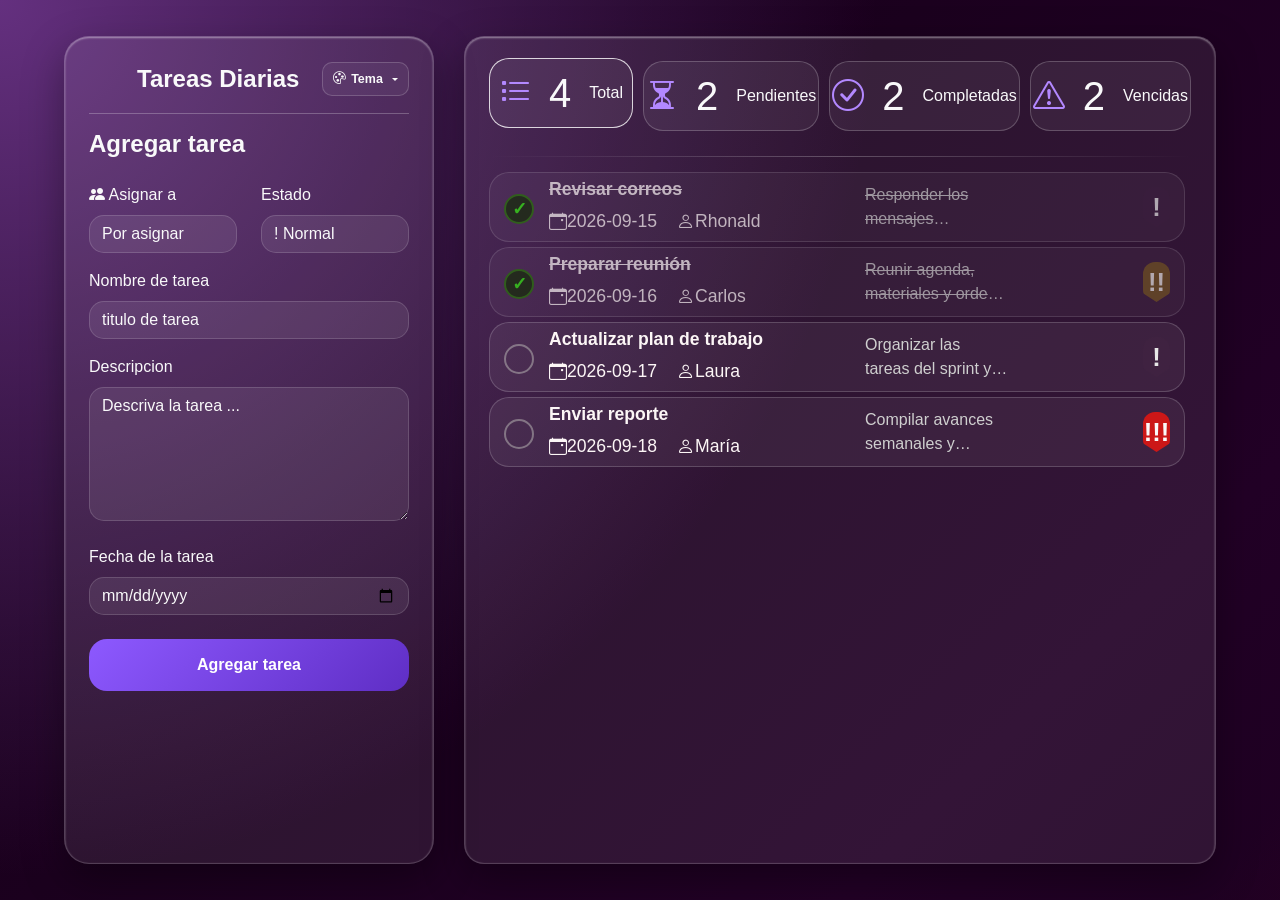
<file: index.html>
<!DOCTYPE html>
<html lang="en">

<head>
    <meta charset="UTF-8">
    <meta name="viewport" content="width=device-width, initial-scale=1.0">
    <title>TAREAS</title>
    <link rel="stylesheet" href="https://cdn.jsdelivr.net/npm/bootstrap-icons@1.11.3/font/bootstrap-icons.min.css">
    <link href="https://cdn.jsdelivr.net/npm/bootstrap@5.3.8/dist/css/bootstrap.min.css" rel="stylesheet"
        integrity="sha384-sRIl4kxILFvY47J16cr9ZwB07vP4J8+LH7qKQnuqkuIAvNWLzeN8tE5YBujZqJLB" crossorigin="anonymous">
    <link rel="stylesheet" href="css/styles.css">  <!-- no lee en -->
</head>

<body>

    <!-- formulario panel izquierdo-->
    <div class="contenedoruno d-flex">
        <div class="sidebar d-flex flex-column flex-shrink-0 p-4">
            <div class="encabezado-sidebar">
                <a href="/"
                class="d-flex align-items-center text-white text-decoration-none"> <svg
                    class="bi pe-none me-2" width="40" height="32" aria-hidden="true">
                    <use xlink:href="#bootstrap"></use>
                </svg> <span class="fs-4">Tareas Diarias</span> </a>
                <div class="dropdown">
                    <button class="btn-tema dropdown-toggle" type="button"
                        data-bs-toggle="dropdown" aria-expanded="false" title="Cambiar tema">
                        <i class="bi bi-palette"></i>
                        <span>Tema</span>
                    </button>
                    <ul class="dropdown-menu dropdown-menu-dark text-small shadow">
                        <li><a class="dropdown-item tema" data-tema="morado">MORADO</a></li>
                        <li><a class="dropdown-item tema" data-tema="black">OSCURO</a></li>
                        <li><a class="dropdown-item tema" data-tema="white">CLARO</a></li>
                        <li><a class="dropdown-item tema" data-tema="green">VERDE</a></li>
                    </ul>
                </div>
            </div>
            <button id="btnMobileAgregar" class="btn-mobile-agregar" type="button">
                <i class="bi bi-plus-lg"></i>
                Agregar tarea
            </button>
            <hr>
            <div class="contact-form">
                <div class="formulario-mobile-header">
                    <h4 class="mb-4">Agregar tarea</h4>
                    <button id="btnCerrarFormulario" class="btn-cerrar-formulario" type="button" aria-label="Cerrar formulario">
                        <i class="bi bi-x-lg"></i>
                    </button>
                </div>
                <form>
                    <div class="row">
                        <div class="col-md-6 mb-3">
                            <label class="form-label bi bi-people-fill""> Asignar a</label>
                            <select id="asignado" class="form-select ">
                                <option selected>Por asignar</option>
                                <option>Rhonald</option>
                                <option>Carlos</option>
                                <option>Laura</option>
                                <option>María</option>
                                <option>Otro</option>
                                </select>
                        </div>
                        <div class="col-md-6 mb-3">
                            <label class="form-label ">Estado</label>
                            <select id="estado" class="form-select">
                                <option value="1">! Normal</option>
                                <option value="2">!! Importante</option>
                                <option value="3">!!! Obligatorio</option>
                            </select>
                        </div>
                    </div>
                    <div class="mb-3">
                        <label class="form-label">Nombre de tarea</label>
                        <input id="titulo" type="text" class="form-control" placeholder="titulo de tarea">
                    </div>
                    <div class="mb-4">
                        <label class="form-label">Descripcion</label>
                        <textarea id="descripcion" class="form-control" rows="5"
                            placeholder="Descriva la tarea ..."></textarea>
                    </div>
                    <div class="mb-4">
                        <label class="form-label">Fecha de la tarea</label>
                        <input id="fecha" type="date" class="form-control">
                    </div>
                    <button id="btnAgregar" type="submit" class="btn btn-submit">Agregar tarea</button>
                </form>
            </div>
            <!-- se agrega div para usar alerta, dsaffdas  -->
            <div id="alerta" class="alerta">
                <span id="mensaje"></span>
            </div>
        </div>
        <!-- listado de las tareas panel derecho-->
        <div class="list flex-grow-1 p-4 tareas">
            <div class="estadisticas">
                <div class="card-stat glass active">
                    <i class="bi bi-list-task"></i>
                    <h2 id="totalTareas">0</h2>
                    <p>Total</p>
                </div>
                <div class="card-stat glass">
                    <i class="bi bi-hourglass-split"></i>
                    <h2 id="pendientes">0</h2>
                    <p>Pendientes</p>
                </div>
                <div class="card-stat glass">
                    <i class="bi bi-check-circle"></i>
                    <h2 id="completadas">0</h2>
                    <p>Completadas</p>
                </div>
                <div class="card-stat glass">
                    <i class="bi bi-exclamation-triangle"></i>
                    <h2 id="vencidas">0</h2>
                    <p>Vencidas</p>
                </div>
            </div>
            <div class="separador"></div>
            <div class="contenedor-lista">
                <div id="listaTareas" class="list-group w-100"></div>
                    </div>
                </div>
            </div>
        </div>
    </div>

    <script src="https://cdn.jsdelivr.net/npm/bootstrap@5.3.8/dist/js/bootstrap.bundle.min.js"
        integrity="sha384-FKyoEForCGlyvwx9Hj09JcYn3nv7wiPVlz7YYwJrWVcXK/BmnVDxM+D2scQbITxI"
        crossorigin="anonymous"></script>
    <script src="js/app.js"></script>
</body>

</html>
</file>
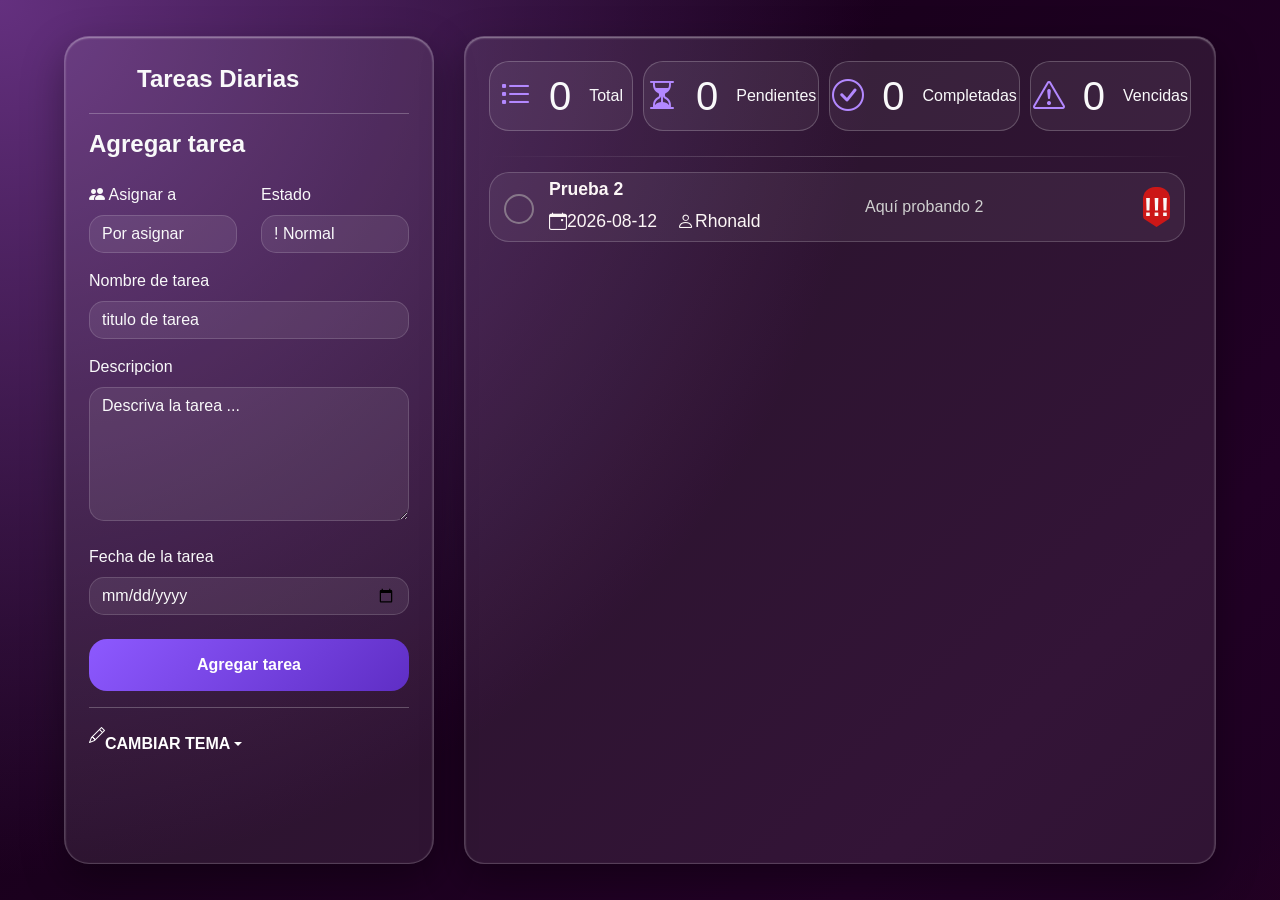
<file: indext.html>
<!DOCTYPE html>
<html lang="en">

<head>
    <meta charset="UTF-8">
    <meta name="viewport" content="width=device-width, initial-scale=1.0">
    <title>Document</title>
    <link rel="stylesheet" href="https://cdn.jsdelivr.net/npm/bootstrap-icons@1.11.3/font/bootstrap-icons.min.css">
    <link href="https://cdn.jsdelivr.net/npm/bootstrap@5.3.8/dist/css/bootstrap.min.css" rel="stylesheet"
        integrity="sha384-sRIl4kxILFvY47J16cr9ZwB07vP4J8+LH7qKQnuqkuIAvNWLzeN8tE5YBujZqJLB" crossorigin="anonymous">
    <link rel="stylesheet" href="./css/styles.css">
</head>

<body>

    <!-- formulario panel izquierdo-->
    <div class="contenedoruno d-flex">
        <div class="sidebar d-flex flex-column flex-shrink-0 p-4"> <a href="/"
                class="d-flex align-items-center mb-3 mb-md-0 me-md-auto text-white text-decoration-none"> <svg
                    class="bi pe-none me-2" width="40" height="32" aria-hidden="true">
                    <use xlink:href="#bootstrap"></use>
                </svg> <span class="fs-4">Tareas Diarias</span> </a>
            <hr>
            <div class="contact-form">
                <h4 class="mb-4">Agregar tarea</h4>
                <form>
                    <div class="row">
                        <div class="col-md-6 mb-3">
                            <label class="form-label bi bi-people-fill""> Asignar a</label>
                            <select id="asignado" class="form-select ">
                                <option selected>Por asignar</option>
                                <option>Rhonald</option>
                                <option>Carlos</option>
                                <option>Laura</option>
                                <option>María</option>
                                <option>Otro</option>
                                </select>
                        </div>
                        <div class="col-md-6 mb-3">
                            <label class="form-label ">Estado</label>
                            <select id="estado" class="form-select">
                                <option value="1">! Normal</option>
                                <option value="2">!! Importante</option>
                                <option value="3">!!! Obligatorio</option>
                            </select>
                        </div>
                    </div>
                    <div class="mb-3">
                        <label class="form-label">Nombre de tarea</label>
                        <input id="titulo" type="text" class="form-control" placeholder="titulo de tarea">
                    </div>
                    <div class="mb-4">
                        <label class="form-label">Descripcion</label>
                        <textarea id="descripcion" class="form-control" rows="5"
                            placeholder="Descriva la tarea ..."></textarea>
                    </div>
                    <div class="mb-4">
                        <label class="form-label">Fecha de la tarea</label>
                        <input id="fecha" type="date" class="form-control">
                    </div>
                    <button id="btnAgregar" type="submit" class="btn btn-submit">Agregar tarea</button>
                </form>
            </div>
            <hr>
            <div class="dropdown"> <a href="#"
                    class="d-flex align-items-center text-white text-decoration-none dropdown-toggle"
                    data-bs-toggle="dropdown" aria-expanded="false"> <i class="bi bi-pencil">
                        <P></P>
                    </i>
                    <strong> CAMBIAR TEMA</strong> </a>
                <ul class="dropdown-menu dropdown-menu-dark text-small shadow">
                    <li><a class="dropdown-item tema" data-tema="morado">MORADO OSCURO</a></li>
                    <li><a class="dropdown-item tema" data-tema="black">OSCURO</a></li>
                    <li><a class="dropdown-item tema" data-tema="white">CLARO</a></li>
                    <li>
                        <hr class="dropdown-divider">
                    </li>
                    <li><a class="dropdown-item" href="#">BORRAR TODO</a></li>
                </ul>
            </div>
            <!-- se agrega div para usar alerta, dsaffdas  -->
            <div id="alerta" class="alerta">
                <span id="mensaje"></span>
            </div>
        </div>
        <!-- listado de las tareas panel derecho-->
        <div class="list flex-grow-1 p-4 tareas">
            <div class="estadisticas">
                <div class="card-stat glass">
                    <i class="bi bi-list-task"></i>
                    <h2 id="totalTareas">0</h2>
                    <p>Total</p>
                </div>
                <div class="card-stat glass">
                    <i class="bi bi-hourglass-split"></i>
                    <h2 id="pendientes">0</h2>
                    <p>Pendientes</p>
                </div>
                <div class="card-stat glass">
                    <i class="bi bi-check-circle"></i>
                    <h2 id="completadas">0</h2>
                    <p>Completadas</p>
                </div>
                <div class="card-stat glass">
                    <i class="bi bi-exclamation-triangle"></i>
                    <h2 id="vencidas">0</h2>
                    <p>Vencidas</p>
                </div>
            </div>
            <div class="separador"></div>
            <div class="contenedor-lista">
                <div id="listaTareas" class="list-group w-100">
                    <div class="task-card">
                        <input class="form-check-input completar" type="checkbox">
                        <span class="prioridad prioridad-3">!!!</span>
                        <div class="task-content">
                            <h5>Prueba 2</h5>
                            <div class="task-info">
                                <span><i class="bi bi-calendar-event"></i>2026-08-12</span>
                                <span><i class="bi bi-person"></i>Rhonald</span>
                            </div>
                            <p class="task-description">
                                Aquí probando 2
                            </p>
                        </div>
                        <div class="task-actions">
                            <button class="btn-icon editar">
                                <i class="bi bi-pencil"></i>
                            </button>
                            <button class="btn-icon eliminar">
                                <i class="bi bi-trash"></i>
                            </button>
                        </div>
                    </div>
                </div>
            </div>
        </div>
    </div>

    <script src="https://cdn.jsdelivr.net/npm/bootstrap@5.3.8/dist/js/bootstrap.bundle.min.js"
        integrity="sha384-FKyoEForCGlyvwx9Hj09JcYn3nv7wiPVlz7YYwJrWVcXK/BmnVDxM+D2scQbITxI"
        crossorigin="anonymous"></script>
    <script src="/js/app.js"></script>
</body>

</html>
</file>
<file: css/styles.css>
:root{

    /* inicio de tema fondo principal se usan variables para colores*/
    --bg-body:
        radial-gradient(circle at top left,#64307f 0%,transparent 35%),
        radial-gradient(circle at bottom right,#5c002b 0%,transparent 40%),
        linear-gradient(135deg,#130015,#220026,#130015);

    /*variables  para colores iniciales paneles*/
    --panel-bg:rgba(255,255,255,.08);
    --card-bg:rgba(255,255,255,.06);
    --border-color:rgba(255,255,255,.18);
    --field-border:rgba(255,255,255,.15);
    --stat-border:rgba(255,255,255,.21);

    /*color para textos*/
    --text:#fcf6f6;
    --text-secondary:#cfcfcf;
    --color:rgb(249, 249, 250);  /*este color no es visible en tema blanco*/

    /*color principal*/
    --primary:#b388ff;
    --hover:rgba(255,255,255,.10);

    /*botones*/
    --btn-bg:rgba(255,255,255,.05);
    --btn-hover:rgba(255,255,255,.12);

    /*deslizador lateral derecho cuando hay ams listas en pantalla*/
    --scroll:#b388ff;
    /*color para propiedades -- se deja transparente la prioridad comun o estado normal */
    --priority1:#9c989804; 
    --priority2:#755525;
    --priority3:#cc1717;

}

body{
    background:var(--bg-body);
    background-size:160% 160%;
    animation:fondoFlotante 24.8s ease-in-out infinite alternate;
    margin:0;
    min-height:100vh;
    display:flex;
    justify-content:center;
    align-items:center;
    font-family:Poppins,sans-serif;
        color:var(--text);

    transition:
        background .35s,
        color .35s;
}

@keyframes fondoFlotante{
    0%{
        background-position:0% 0%;
    }
    50%{
        background-position:100% 45%;
    }
    100%{
        background-position:20% 100%;
    }
}

@media (prefers-reduced-motion: reduce){
    body{
        animation:none;
    }
}

.contenedoruno{
    width:90%;
    max-width:1600px;
    height:92vh;
    gap:30px;
}

.sidebar{
    width:370px;
    border-radius:25px;
    background:var(--panel-bg);
    -webkit-backdrop-filter:blur(20px);
    border:1px solid var(--border-color);
    box-shadow:
    inset 0 1px 2px rgba(255,255,255,.45),
    0 15px 40px rgba(0,0,0,.35);
    
}  

.encabezado-sidebar{
    display:flex;
    align-items:center;
    justify-content:space-between;
    gap:12px;
}

.encabezado-sidebar > a{
    min-width:0;
}

.btn-tema{
    display:flex;
    align-items:center;
    gap:6px;
    padding:7px 10px;
    border:1px solid var(--border-color);
    border-radius:10px;
    background:var(--btn-bg);
    color:var(--color);
    font-size:.78rem;
    font-weight:600;
    white-space:nowrap;
}

.btn-tema:hover,
.btn-tema:focus{
    background:var(--btn-hover);
    color:var(--color);
}

.btn-mobile-agregar,
.btn-cerrar-formulario{
    display:none;
}

.formulario-mobile-header{
    display:flex;
    align-items:center;
    justify-content:space-between;
}

.tareas{
    display:flex;
    flex-direction:column;
    border-radius:25px;
    background:var(--panel-bg);
    /* backdrop-filter:blur(20px); */
    border:1px solid var(--border-color);
    box-shadow:
    inset 0 1px 2px rgba(255,255,255,.45),
    0 15px 40px rgba(0,0,0,.35);
    /* overflow:auto; */
    /* ↑↑ probando scroll en listado lateral izq↑↑ */
} 

.form-control{
    background:var(--panel-bg);
    border:1px solid var(--field-border);
    color:var(--color);
    border-radius:15px;
}

.form-control::placeholder{
    color:var(--color);
}

.form-control:focus{
    background:rgba(255,255,255,.12);
    color:var(--color);
    border-color:#b38cff;
    box-shadow:0 0 20px rgba(179,140,255,.3);
}

.btn-submit{
    width:100%;
    padding:14px;
    border:none;
    border-radius:18px;
    background:linear-gradient(135deg,#8d59ff,#5f2ec5);
    transition:.15s;
    font-weight:600;
    color:#fff;
}

.btn-submit:hover{
    transform:translateY(-3px);
    box-shadow:0 10px 25px rgba(141,89,255,.4);
}

.btn-mobile-agregar{
    background:linear-gradient(135deg,#8d59ff,#5f2ec5);
    border:1px solid var(--border-color);
    color:#fff;
    box-shadow:0 10px 25px rgba(141,89,255,.25);
}

.btn-mobile-agregar:hover{
    box-shadow:0 12px 28px rgba(141,89,255,.35);
}

body.tema-black .btn-submit,
body.tema-black .btn-mobile-agregar{
    background:linear-gradient(135deg,#7a1d45,#4d0d2d);
    box-shadow:0 10px 25px rgba(122,29,69,.28);
}

body.tema-black .btn-submit:hover,
body.tema-black .btn-mobile-agregar:hover{
    box-shadow:0 12px 28px rgba(122,29,69,.38);
}

body.tema-white .btn-submit,
body.tema-white .btn-mobile-agregar{
    background:linear-gradient(135deg,#1e103d,#6545b5);
    box-shadow:0 10px 25px rgba(30,16,61,.2);
}

body.tema-white .btn-submit:hover,
body.tema-white .btn-mobile-agregar:hover{
    box-shadow:0 12px 28px rgba(30,16,61,.28);
}

body.tema-green .btn-submit,
body.tema-green .btn-mobile-agregar{
    background:linear-gradient(135deg,#48c777,#0d8c57);
    box-shadow:0 10px 25px rgba(72,199,119,.35);
}

body.tema-green .btn-submit:hover,
body.tema-green .btn-mobile-agregar:hover{
    box-shadow:0 12px 28px rgba(72,199,119,.45);
}

.list-group-item{
    background:rgba(255,255,255,.05);
    color:var(--color);
    border:none;
    border-radius:18px;
    margin-bottom:15px;
}

h4,
.fs-4{
    color:var(--color);
    font-weight:600;
}

label{
    color:var(--color);
}

.form-select{
    background:var(--panel-bg);
    border:1px solid var(--field-border);
    color:var(--color);
    border-radius:15px;
}

.form-select option{
    background:#241235;
    color:var(--color);
}

.form-select:focus{
    background:rgba(255,255,255,.12);
    color:var(--color);
    border-color:#b38cff;
    box-shadow:0 0 20px rgba(179,140,255,.3);
}

.list{
    border-radius: 20px;
}

.estadisticas{
    display:grid;
    grid-template-columns:repeat(4,1fr);
    gap:10px;
    margin-bottom:15px;
}

.card-stat{
    display:flex;
    align-items:center;
    gap:18px;
    padding: 2px 2px;
    border-radius:20px;
    background:var(--card-bg);
    border:1px solid var(--stat-border);
    transition:.15s;
    justify-content: center;
}

.card-stat i{
    font-size:2rem;
    color:var(--primary);
}

.card-stat p{
    color:var(--color);
    margin:0;
}

h2{
    color:var(--color);
    margin-top: 8px;
    font-size: 40px;
}

/*tarjeta que contiene toda la tarea y se agrega a la lista */

.task-card{
    background:var(--card-bg);
    border:1px solid var(--border-color);
    border-radius:20px;
    margin-bottom:5px;
    transition:0.2s;
    cursor:pointer;
    display: flex;
    align-items: center;
    padding: 4px;
    position: relative;
}

.task-left{
    display:flex;
    align-items:center;
    gap:18px;
    flex:1;
}

.task-content{
    display:flex;
    justify-content: center;
    flex-direction:column;
    margin-left: 15px;
}

.task-actions{
    display:flex;
    gap:12px;
    margin-left: auto;
    opacity:0;
    transform:translateX(12px);
    transition:.20s;
    pointer-events:none;
}

.task-content h5{
    color:var(--text);
    font-size:1.1rem;
    font-weight:600;
}

.task-content span{
    color:var(--text);
    font-size:1.1rem;
    font-weight:500;
}

.task-card.active .task-content{
    margin-top:13px;
}

.task-card:hover{
    transform:translateX(5px);
    background:rgba(255, 255, 255, 0.159);
} 
/* movimiento click anulado de card */

.task-info{
    display:flex;
    gap:20px;
    font-size:.9rem;
    color:var(--text);
}

.task-description{
    color:var(--text-secondary);
    line-height:1.5;
    max-height:0;
    overflow:hidden;
    opacity:0;
    transition:
        max-height .25s ease,
        opacity .20s ease,
        margin-top .20s ease;
        margin-right: 15px;
}

/* linea separador estados - lista */
.separador{
    width:100%;
    height:1px;
    margin:10px 0 15px;
    background:linear-gradient(
        to right,
        transparent,
        rgba(255,255,255,.25),
        transparent
    );
}

/* focus en tarjeta de tarea */

.task-card.active{
    background: rgba(255,255,255,.14);
    border:1px solid #b388ff;
    box-shadow:
        0 0 25px rgba(179,140,255,.35),
        inset 0 0 1px rgba(255,255,255,.40);
}

.task-card.active .editar{
    opacity:1;
    pointer-events:auto;
}

.task-card.active .task-description{
    max-height:120px;
    opacity:1;
    margin:0;
}

.task-card.active .task-actions{
    opacity:1;
    transform:translateX(0);
    pointer-events:auto;
}

.task-card:hover .task-actions{
    opacity:1;
    transform:translateX(0);
    pointer-events:auto;
}

/* El detalle ocupa solo la zona central derecha de la tarjeta. */
.task-card .task-description {
    position: absolute;
    left: 375px;
    right: 175px;
    top: 50%;
    transform: translateY(-50%);
    margin: 0;
    max-height: 0;
    overflow: hidden;
    text-overflow: ellipsis;
}

.task-card.active .task-description {
    max-height: none;
    overflow: visible;
    white-space: pre-wrap;
    overflow-wrap: anywhere;
}

.editar{
    opacity:0;
    pointer-events:none;
    transition:.15s;
}

.editar:hover{
    color:rgb(78, 240, 9);
}

.eliminar:hover{
    color:rgb(240, 9, 9);
}

.btn-icon{
    width:40px;
    height:40px;
    display:flex;
    align-items:center;
    justify-content:center;
    border-radius:15px;
    background:rgba(255,255,255,.05);
    border:1px solid rgba(255,255,255,.10);
    color:var(--color);
    transition:.15s;
}

.btn-icon:hover{
    background:rgba(255,255,255,.12);
    transform:translateY(-3px);
}

/* aqui se da forma a la figura de prioridad*/
.prioridad{
    width:27px;
    height:40px;
    display:flex;
    align-items:center;
    justify-content:center;
    font-weight:700;
    font-size:1.6rem;
    clip-path:polygon( /*revisar estadisticas no queda la forma solicitada */
        50% 100%,
        0 78%,
        0 0,
        100% 0,
        100% 78%
    );
    margin: 10px;
    border-radius: 12px;  /*borde no se visualiza en la tarea */
}

.prioridad-1{
    background:var(--priority1);
    color:rgb(231, 231, 231);
}

.prioridad-2{
    background:var(--priority2);
    color:rgb(235, 232, 229);
}

.prioridad-3{
    background:var(--priority3);
    color:rgb(250, 248, 248);
}

.form-check-input{
    width:30px;
    height:30px;
    appearance:none;
    -webkit-appearance:none;
    border:2px solid rgba(181, 177, 177, 0.55);
    border-radius:5cap;
    background:transparent;
    cursor:pointer;
    transition:.18s;
    margin-left: 10px;
}

.form-check-input.completar{
    border-radius: 50px;
}

.form-check-input:hover{
 transform:translateY(-3px);
 background: #8ad47b71;
}

.form-check-input:checked::after{
    content:"✓";
    display:flex;
    justify-content:center;
    align-items:center;
    color:rgb(50, 237, 13);
    font-size:18px;
    font-weight:bold;
    border-color: chartreuse;

}

.form-check-input:checked{
 background-color: #172e0b;
 border-color: #49f9035b;
}

hr{
    color:var(--color);
}

/* deslizador scrollbar modificacion */
/* ↑↑ probando deslizador en solo lsitado de tareas↑↑ */
.contenedor-lista::-webkit-scrollbar{
    width:7px;
}

.contenedor-lista::-webkit-scrollbar-track{
    background:transparent;
}

.contenedor-lista::-webkit-scrollbar-thumb{
    background:var(--scroll);
    border-radius:999px;
    transition:.2s;
    border-top: 17px solid transparent;
    border-bottom:20px solid transparent;
    background-clip:padding-box;
}

.contenedor-lista::-webkit-scrollbar-thumb:hover{
    background:#b388ff;
}

.contenedor-lista{
    flex:1;
    overflow-y:auto;
    padding-right:6px;
}

/* temas de fondo para cambio  */
/* ↑↑ probando temas para cambiar por seleccion↑↑ */
body.tema-morado{

}

body.tema-black{
    --bg-body:
        linear-gradient(135deg,#050505 0%,#3b0b25 52%,#090909 100%);
    --panel-bg:rgba(25,25,25,.85);
    --card-bg:rgba(50,50,50,.35);
    --border-color:rgba(255,255,255,.08);
    --field-border:rgba(255,255,255,.22);
    --stat-border:rgba(255,255,255,.24);
    --text:#ffffff;
    --text-secondary:#bdbdbd;
    --primary:#4da3ff;
    --hover:rgba(255,255,255,.08);
    --btn-bg:rgba(255,255,255,.05);
    --btn-hover:rgba(255,255,255,.12);
    --scroll:#4da3ff;
    --priority1:#505050;
    --priority2:#8d6515;
    --priority3:#b4233d;
    --color:#f7f4f5;
}



body.tema-white{
    
    --bg-body:
        linear-gradient(135deg,#fffdfd 0%,#eadcff 52%,#ffffff 100%);
    --panel-bg:#faf8f8;
    --card-bg:#f5f5f5;
    --border-color:#8b8b8b;
    --field-border:#8b8b8b;
    --stat-border:#777777;
    --text:#1a052b;
    --text-secondary:#0c0505;
    --primary:#1e103d;
    --hover:#838080;
    --btn-bg:#f1f1f1;
    --btn-hover:#d9d9d9;
    --scroll:#7b3cff;
    --priority1:#d8d8d8;
    --priority2:#e6aa2a;
    --priority3:#f02e4b;
    --color:#080708;
}

body.tema-green{
    --bg-body:
        radial-gradient(circle at top left,#d9ffe4 0%,transparent 30%),
        radial-gradient(circle at bottom right,#93d9a6 0%,transparent 35%),
        linear-gradient(135deg,#062d1d 0%,#0e5238 45%,#051b17 100%);
    --panel-bg:rgba(10, 30, 20, 0.68);
    --card-bg:rgba(24, 60, 42, 0.55);
    --border-color:rgba(144, 255, 182, 0.35);
    --field-border:rgba(179, 255, 207, 0.25);
    --stat-border:rgba(159, 255, 182, 0.38);
    --text:#f1fff5;
    --text-secondary:#d3f5dd;
    --color:#f3fff7;
    --primary:#7df1ac;
    --hover:rgba(145, 255, 179, 0.12);
    --btn-bg:rgba(144,255,182,.10);
    --btn-hover:rgba(144,255,182,.18);
    --scroll:#7df1ac;
    --priority1:#4c6e5b;
    --priority2:#b5d75d;
    --priority3:#f02e4b;
}

body.tema-green .task-card.active{
    border-color:var(--primary);
    box-shadow:0 0 25px rgba(125, 241, 172, 0.35), inset 0 0 1px rgba(255,255,255,.40);
}

body.tema-green .card-stat i{
    color:var(--primary);
}

/* boton alerta personalizado , remplazao botstrap */

.alerta{
    position: fixed;
    top: 25px;
    left: 25px;
    min-width: 320px;
    padding: 16px 22px;
    background: #3b0707;
    color: #fff;
    border-radius: 12px;
    font-size: 15px;
    font-weight: 500;
    box-shadow: 0 10px 25px rgba(0,0,0,1);
    opacity: 0;
    transform: translateX(0%);
    transition: .4s ease;
    z-index: 9999;
}

.alerta.mostrar{
    opacity: 1;
    transform: translateX(100%);
}


/* Resumen y detalle de la descripción de cada tarea */
.task-description {
    display: -webkit-box;
    -webkit-box-orient: vertical;
    -webkit-line-clamp: 2;
    max-height: 3.2em;
    overflow: hidden;
    opacity: 1;
    margin: 0 15px 0 0;
    text-overflow: ellipsis;
}

.task-card.active .task-description {
    display: block;
    -webkit-line-clamp: unset;
    max-height: 1000px;
    overflow: visible;
    opacity: 1;
    margin-top: 12px;
    margin-bottom: 10px;
    white-space: pre-wrap;
    overflow-wrap: anywhere;
}

.task-card.completada {
    opacity: .7;
}

.task-card.completada h5,
.task-card.completada .task-description {
    text-decoration: line-through;
}


/* Keep the description inside the central card area. */
.task-card {
    overflow: hidden;
}

.task-content {
    flex: 1 1 auto;
    min-width: 0;
    overflow: hidden;
}

.task-description {
    width: 100%;
    box-sizing: border-box;
}

.task-card > .prioridad {
    order: 4;
    flex: 0 0 27px;
    margin-left: 12px;
}

.task-card > .task-actions {
    order: 3;
    flex: 0 0 auto;
}

/* El texto largo se mantiene dentro del area amarilla y la tarjeta crece al abrirse. */
.task-card .task-description {
    width: auto;
    max-width: none;
    white-space: normal;
    overflow-wrap: anywhere;
    z-index: 1;
}

.task-card.active .task-description {
    max-height: none;
    overflow: visible;
}

.task-card > .task-actions,
.task-card > .prioridad {
    position: relative;
    z-index: 2;
}

.card-stat {
    cursor: pointer;
    transition: transform .2s ease, border-color .2s ease;
}

.card-stat:hover,
.card-stat.active {
    transform: translateY(-3px);
    border-color: rgba(255, 255, 255, .8);
}

@media (max-width: 767px){
    body{
        display:block;
        min-width:0;
    }

    .contenedoruno{
        display:block !important;
        width:100%;
        height:auto;
        min-height:100vh;
        padding:12px 10px;
    }

    .sidebar{
        width:100%;
        padding:14px !important;
        border:0;
        border-radius:18px;
        background:transparent;
        box-shadow:none;
    }

    .encabezado-sidebar .fs-4{
        font-size:1.2rem !important;
    }

    .encabezado-sidebar > a svg{
        width:26px;
        margin-right:4px !important;
    }

    .sidebar > hr,
    .sidebar > .contact-form{
        display:none;
    }

    .btn-mobile-agregar{
        display:flex;
        align-items:center;
        justify-content:center;
        gap:8px;
        width:100%;
        margin:14px 0 8px;
        padding:12px 16px;
        border:1px solid var(--border-color);
        border-radius:14px;
        background:var(--btn-bg);
        color:var(--color);
        font-weight:600;
    }

    .contact-form.mobile-visible{
        display:block;
        position:fixed;
        inset:12px 10px;
        z-index:1055;
        overflow-y:auto;
        padding:18px;
        border:1px solid var(--border-color);
        border-radius:18px;
        background:var(--panel-bg);
        -webkit-backdrop-filter:blur(20px);
        backdrop-filter:blur(20px);
        box-shadow:0 18px 45px rgba(0,0,0,.45);
    }

    .formulario-mobile-header h4{
        margin-bottom:0 !important;
    }

    .btn-cerrar-formulario{
        display:grid;
        place-items:center;
        width:36px;
        height:36px;
        border:1px solid var(--border-color);
        border-radius:50%;
        background:var(--btn-bg);
        color:var(--color);
    }

    .tareas{
        width:100%;
        min-height:0;
        padding:10px !important;
        border:0;
        border-radius:18px;
        background:transparent;
        box-shadow:none;
    }

    .estadisticas{
        grid-template-columns:repeat(2, minmax(0, 1fr));
        gap:8px;
    }

    .card-stat{
        min-width:0;
        gap:8px;
        padding:8px;
        border-radius:14px;
    }

    .card-stat i{
        font-size:1.35rem;
    }

    .card-stat h2{
        font-size:1.5rem;
        margin:0;
    }

    .card-stat p{
        font-size:.78rem;
    }

    .contenedor-lista{
        overflow:visible;
    }

    .task-card{
        display:grid;
        grid-template-columns:auto minmax(0,1fr) auto;
        align-items:start;
        gap:8px 10px;
        overflow:hidden;
        padding:8px 10px;
    }

    .form-check-input{
        margin-left:0;
        margin-top:6px;
    }

    .task-card > .task-content{
        flex:none;
        width:auto;
        min-width:0;
        max-width:none;
        margin-left:0;
        grid-column:2;
    }

    .task-card > .task-content h5 {
        width:auto;
        max-width:none;
        white-space:normal;
        overflow-wrap:anywhere;
        word-break:break-word;
    }

    .task-card > .task-actions{
        margin-left:0;
        grid-column:3;
        justify-self:end;
        align-self:start;
    }

    .task-card > .prioridad{
        grid-column:1;
        margin:0;
        justify-self:center;
        align-self:center;
    }

    .task-card .task-description,
    .task-card.active .task-description{
        position:static !important;
        left:auto;
        right:auto;
        top:auto;
        transform:none;
        width:100%;
        max-width:none;
        margin-top:10px;
        margin-right:0;
        display:block;
        white-space:normal;
        overflow-wrap:anywhere;
        word-break:break-word;
    }

    .task-card.active .task-description{
        margin-top:10px;
        margin-bottom:0;
    }
}

/* Lift the expanded detail slightly to keep balanced vertical spacing. */
.task-card.active .task-description {
    top: calc(50% - 8px);
    transform: translateY(-50%);
}

/* Show a short preview while the task is not selected. */
.task-card:not(.active) .task-description {
    display: -webkit-box;
    -webkit-box-orient: vertical;
    -webkit-line-clamp: 2;
    max-height: 3em;
    overflow: hidden;
    opacity: 1;
    text-overflow: ellipsis;
}

.task-card.active .task-description {
    display: block;
    -webkit-line-clamp: unset;
    max-height: none;
    overflow: visible;
    opacity: 1;
}

/* Reserve a separate column for long task names. */
.task-card > .task-content {
    flex: 0 0 285px;
    width: 285px;
    min-width: 285px;
    margin-left: 15px;
    margin-top: 0;
}

.task-card.active > .task-content {
    margin-top: 0;
}

.task-card > .task-content h5 {
    width: 285px;
    max-width: 285px;
    white-space: normal;
    overflow-wrap: anywhere;
    word-break: normal;
}
</file>
